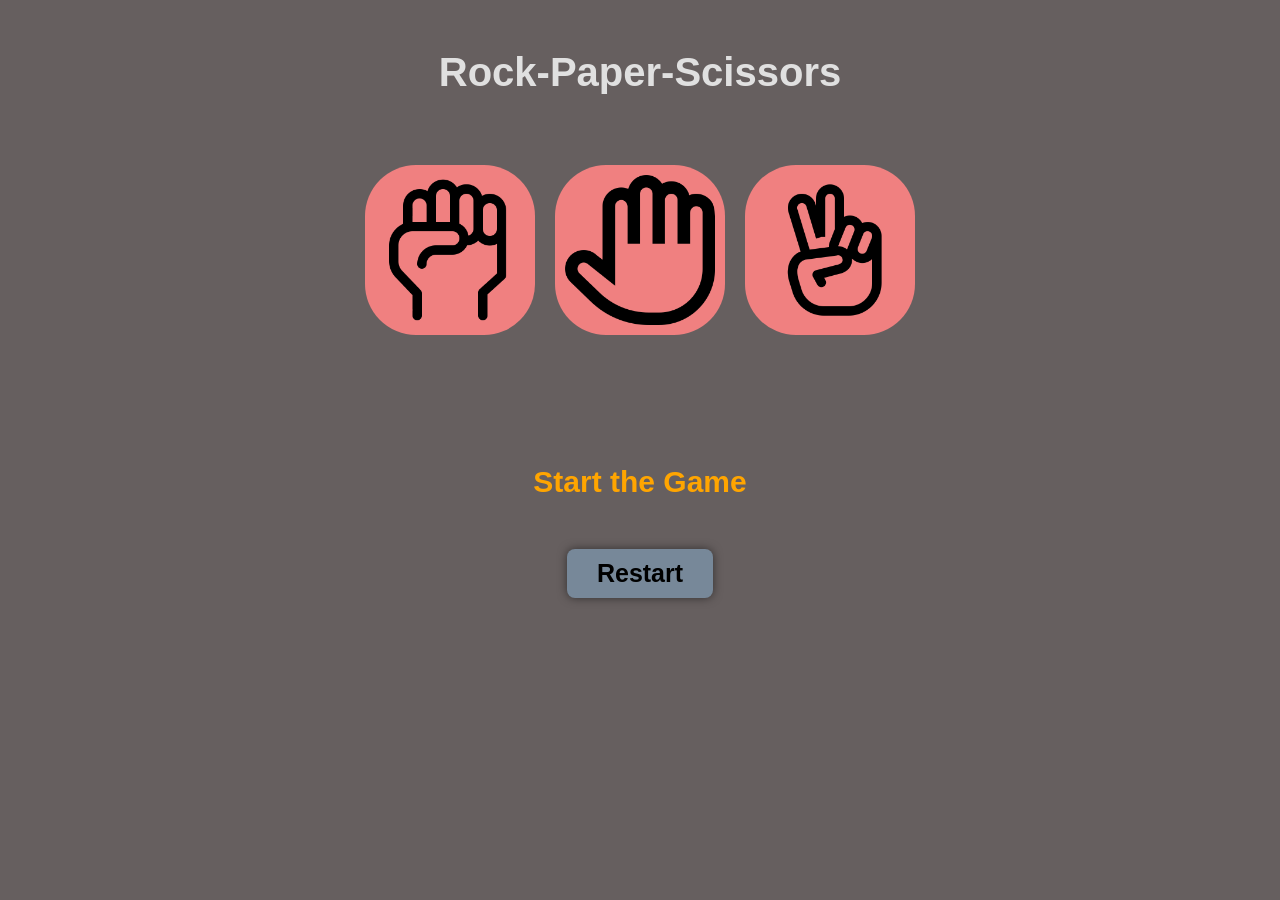
<file: 4.Rock-Paper-Scissors/index.html>
<!DOCTYPE html>
<html>
  <head>
    <title>Rock Paper Scissors Game</title>

    <link rel="stylesheet" href="styles/style.css">
  </head>
  <body>

    <div class="container">
        <div class="heading">
        <p>Rock-Paper-Scissors</p>
      </div>

      <div class="img-container">
        <img class="game-img play" src="images/rock.png" data-choice="Rock">
        <img class="game-img play" src="images/paper.png" data-choice="Paper">
        <img class="game-img play" src="images/scissors.png" data-choice="Scissors">
      </div>
      
      <div class="choices">
        <p class="player-choice choice"></p>
        <p class="computer-choice choice"></p>
      </div>
      

      <div class="score-bord">
        <p class="message"></p>
        <p class="scores">Start the Game</p>
      </div>

      <div class="reset">
        <button class="reset-btn">Restart</button>
      </div>
    </div>

    <script src="script/main.js"></script>
  </body>
</html>
</file>
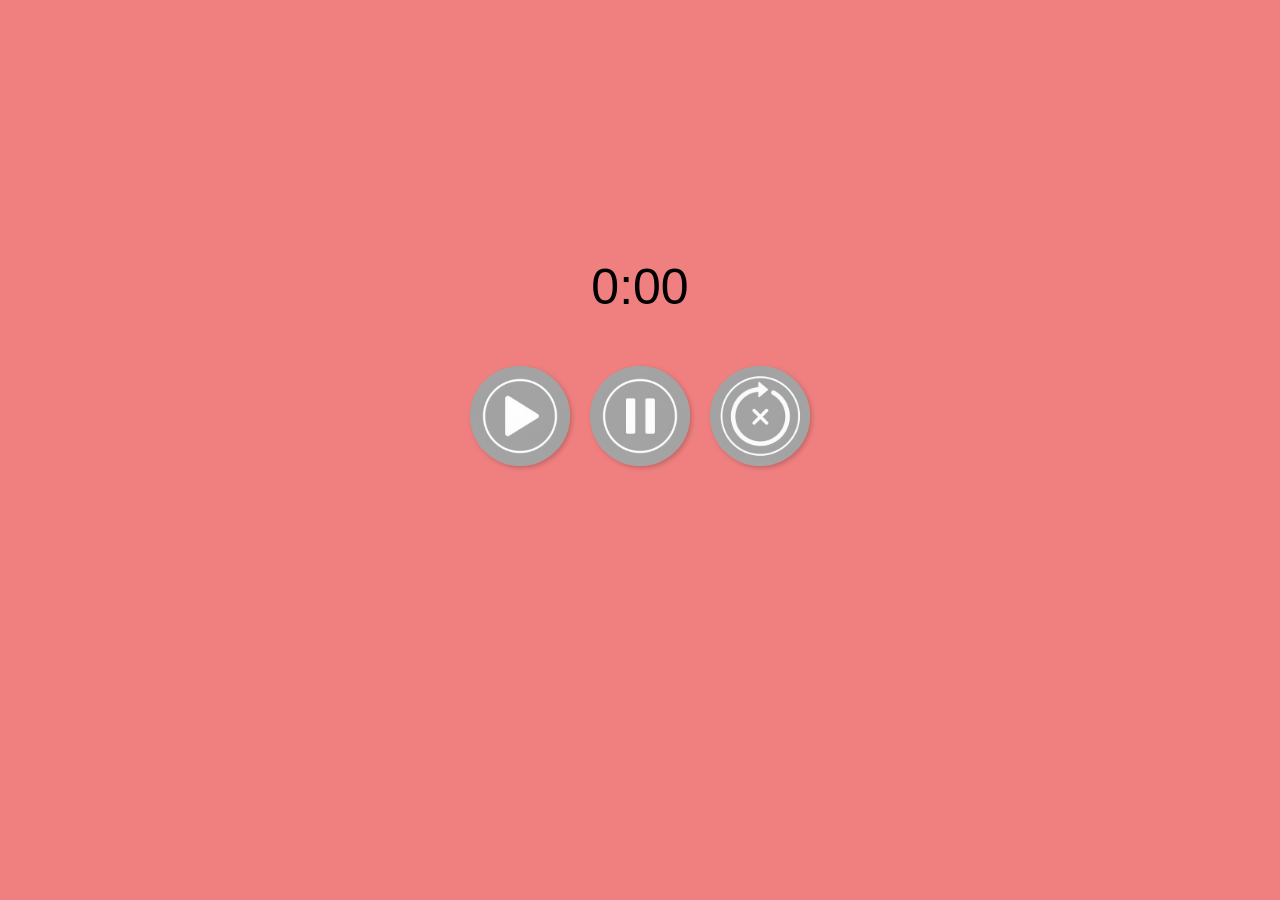
<file: 1.Stopwatch/stopwatch.html>
<!DOCTYPE html>
<html>
  <head>
    <title>Stopwatch</title>
    <link rel="stylesheet" href="styles/stop-watch.css">
  </head>
  <body>
    <div class="container">
      <div class="first">
        <p class="para">0:00</p>
      </div>

      <div class="all-img">
        <img class="start images" src="images/start.png">
        <img class="stop images" src="images/pause.png">
        <img class="reset images" src="images/reset.png">
      </div>
    </div>

    <script src="script/stopwatch.js"></script>
  </body>
</html>
</file>
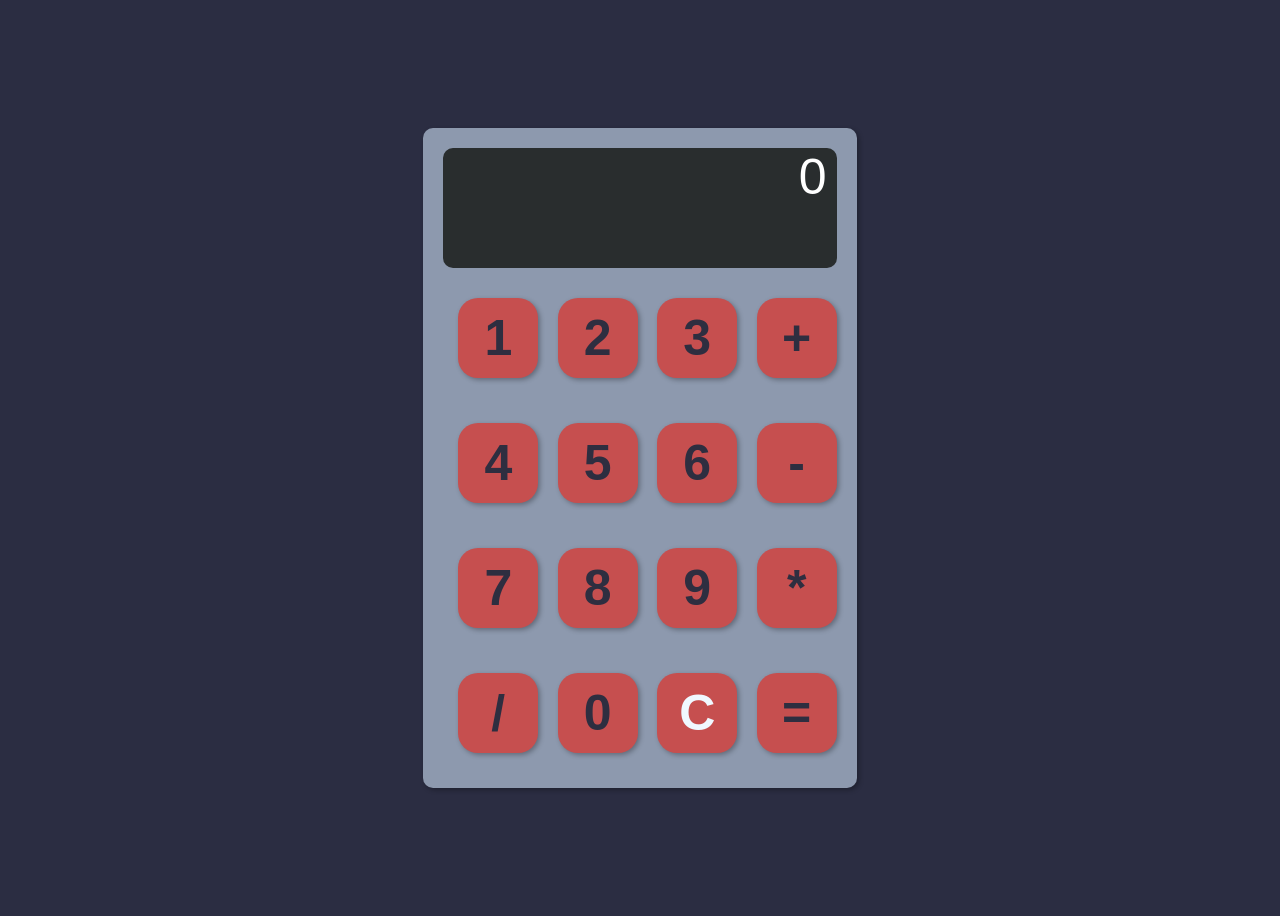
<file: 2.Calculator/calculator.html>
<!DOCTYPE html>
<html>
  <head>
    <title>Calculator</title>

    <link rel="stylesheet" href="style/calculator.css">
  </head>
  <body>
    <div class="container">
      <div class="display-css">
        <p class="equation">0</p>
        <p class="display"></p>
      </div>
    
      <div>
        <button class="num">1</button>
        <button class="num">2</button>
        <button class="num">3</button>
        <button class="operator">+</button>
      </div>

      <div>
        <button class="num">4</button>
        <button class="num">5</button>
        <button class="num">6</button>
        <button class="operator">-</button>
      </div>

      <div>
        <button class="num">7</button>
        <button class="num">8</button>
        <button class="num">9</button>
        <button class="operator">*</button>
      </div>

      <div>
        <button class="operator">/</button>
        <button class="num">0</button>
        <button class="operator clear">C</button>
        <button class="equal">=</button>
      </div>
    </div>
   
    <script src="script/calculator.js"></script>
  </body>
</html>
</file>
<file: 4.Rock-Paper-Scissors/styles/style.css>
body {
  background-color: rgb(102, 95, 95);
  color: white;
  font-family: Arial, Helvetica, sans-serif;
  margin: 0;
  padding: 0;
  text-align: center;
}

.container {
  display: grid;
  justify-content: center;
  gap: 20px;
}

.heading {
  font-size: 40px;
  color: #e0e0e0;
  font-weight: bold;
  margin: 10px 0;
}

.score-bord {
  font-size: 30px;
  color: orange;
  font-weight: bold;
  margin: 0 auto;
}

.img-container {
  display: flex;
  justify-content: center;
  gap: 20px;
}

.game-img {
  width: 150px;
  height: 150px;
  object-fit: contain;
  border-radius: 30%;
  background: lightcoral;
  padding: 10px;
  transition: transform 0.2s ease, box-shadow 0.2s ease;
}

.game-img:hover {
  cursor: pointer;
  transform: scale(1.05);
  box-shadow: 0 4px 15px rgba(0,0,0,0.4);
}

.reset-btn {
  padding: 10px 30px;
  font-size: 25px;
  font-weight: bold;
  border: none;
  border-radius: 8px;
  background-color: lightslategrey;
  box-shadow: 0 0 10px rgba(0,0,0,0.5);
  transition: background 0.3s ease;
}

.reset-btn:hover {
  background-color: slategray;
}

.choices {
  display: flex;
  justify-content: center;
  font-size: 20px;
  margin-top: 20px;
  gap: 20px;
}

.choice {
  width: 200px;
  font-weight: bold;
  color: rgb(243, 238, 0);
}
</file>
<file: 1.Stopwatch/styles/stop-watch.css>
body {
  font-family: arial;
  display: grid;
  place-items: center;
  background-color: lightcoral;
}

button {
  background-color: black;
  color: white;
  padding: 5px 10px ;
  font-size: 20px;
  border-radius: 5px;
  border: none;
  margin-right: 10px;
}

button:hover {
  cursor: pointer;
}

.container {
  width: 400px;
  height: 100px;
  display: grid;
  align-items: center;
  justify-content: center;
  margin-top: 200px;
}

.first {
  display: grid;
  justify-content: center;
}

.para {
  font-size: 50px;
}

.images {
  width: 100px;
  border-radius: 50px;
  box-shadow: 2px 2px 5px rgba(0,0,0,0.2);
  transition: transform 0.3s ease;
}

.images:hover {
  cursor: pointer;
  transform: scale(1.2);
  box-shadow: 5px 5px 10px rgba(0, 0, 0, 0.3);
}

.all-img {
  display: flex;
  gap: 20px;
}
</file>
<file: 2.Calculator/style/calculator.css>
body {
  background-color: #2b2d42;
  font-family: arial;
  display: flex;
  justify-content: center;
  align-items: center;
  height: 100vh;
}

.container {
  padding: 20px;
  border-radius: 10px;
  box-shadow: 2px 2px 5px rgba(0, 0, 0, 0.3);
  background-color: #8d99ae;
}

button {
  width: 80px;
  height: 80px;
  border: none;
  border-radius: 20px;
  margin-left: 15px;
  margin-bottom: 15px;
  font-size: 30px;
  background-color: rgb(198, 79, 79);
  color: aliceblue;
  box-shadow: 2px 2px 5px rgba(0, 0, 0, 0.3);
  margin-top: 30px;
  color: rgb(46, 46, 64);
  font-weight: bold;
  font-size: 50px;
}

button:active{
  color: white;
}

button:Hover {
  cursor: pointer;
}

p {
  margin: 0;
  display: flex;
  justify-content: end;
  font-size: 50px;
  color: white;
  padding-right: 10px;
}

.display-css {
  background-color: rgb(41, 45, 46);
  border-radius: 10px;
  height: 120px;
}

.clear {
  color: aliceblue;
}
</file>
